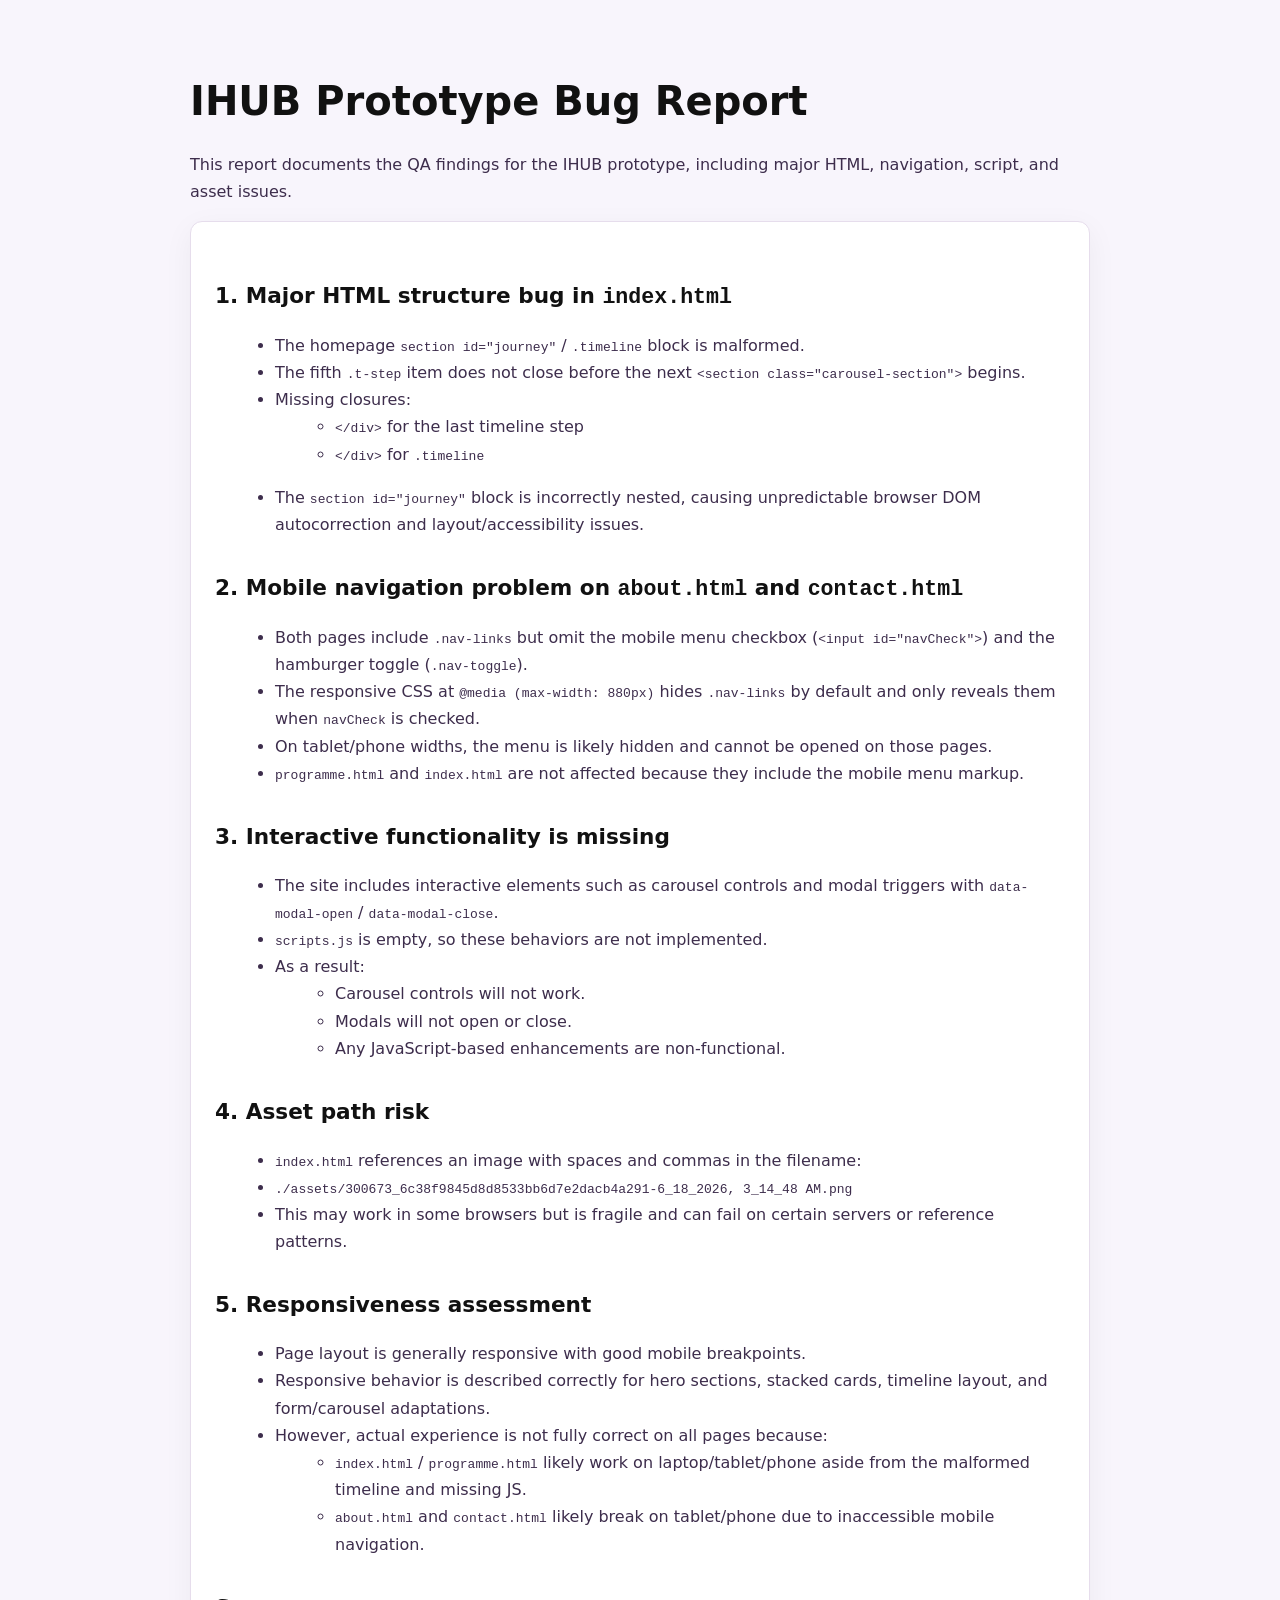
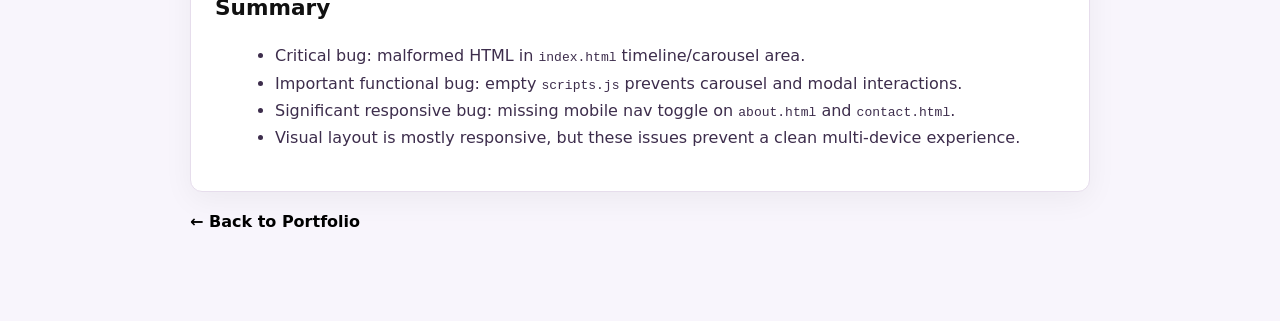
<file: bug-report.html>
<!doctype html>
<html lang="en">
  <head>
    <meta charset="UTF-8" />
    <meta name="viewport" content="width=device-width, initial-scale=1.0" />
    <title>IHUB Prototype Bug Report</title>
    <style>
      body {
        font-family: Inter, system-ui, sans-serif;
        line-height: 1.7;
        color: #1f1f1f;
        background: #f8f5fc;
        margin: 0;
        padding: 0 1rem 3rem;
      }
      .container {
        max-width: 900px;
        margin: 0 auto;
        padding: 2.5rem 0;
      }
      h1,
      h2,
      h3 {
        color: #111111;
      }
      h1 {
        font-size: 2.5rem;
        margin-bottom: 0.75rem;
      }
      h2 {
        font-size: 1.35rem;
        margin-top: 2rem;
        margin-bottom: 0.75rem;
      }
      p,
      li {
        color: #3d2d4c;
      }
      ul {
        margin-left: 1.25rem;
        margin-bottom: 1rem;
      }
      .summary {
        background: #ffffff;
        border: 1px solid #e6ddec;
        border-radius: 12px;
        padding: 1.5rem;
        box-shadow: 0 8px 30px rgba(0, 0, 0, 0.05);
      }
      a {
        color: #000000;
        text-decoration: none;
        font-weight: 700;
      }
      .nav {
        margin-top: 1rem;
      }
    </style>
  </head>
  <body>
    <div class="container">
      <h1>IHUB Prototype Bug Report</h1>
      <p>
        This report documents the QA findings for the IHUB prototype, including
        major HTML, navigation, script, and asset issues.
      </p>

      <section class="summary">
        <h2>1. Major HTML structure bug in <code>index.html</code></h2>
        <ul>
          <li>
            The homepage <code>section id="journey"</code> /
            <code>.timeline</code> block is malformed.
          </li>
          <li>
            The fifth <code>.t-step</code> item does not close before the next
            <code>&lt;section class="carousel-section"&gt;</code> begins.
          </li>
          <li>
            Missing closures:
            <ul>
              <li><code>&lt;/div&gt;</code> for the last timeline step</li>
              <li><code>&lt;/div&gt;</code> for <code>.timeline</code></li>
            </ul>
          </li>
          <li>
            The <code>section id="journey"</code> block is incorrectly nested,
            causing unpredictable browser DOM autocorrection and
            layout/accessibility issues.
          </li>
        </ul>

        <h2>
          2. Mobile navigation problem on <code>about.html</code> and
          <code>contact.html</code>
        </h2>
        <ul>
          <li>
            Both pages include <code>.nav-links</code> but omit the mobile menu
            checkbox (<code>&lt;input id="navCheck"&gt;</code>) and the
            hamburger toggle (<code>.nav-toggle</code>).
          </li>
          <li>
            The responsive CSS at <code>@media (max-width: 880px)</code> hides
            <code>.nav-links</code> by default and only reveals them when
            <code>navCheck</code> is checked.
          </li>
          <li>
            On tablet/phone widths, the menu is likely hidden and cannot be
            opened on those pages.
          </li>
          <li>
            <code>programme.html</code> and <code>index.html</code> are not
            affected because they include the mobile menu markup.
          </li>
        </ul>

        <h2>3. Interactive functionality is missing</h2>
        <ul>
          <li>
            The site includes interactive elements such as carousel controls and
            modal triggers with <code>data-modal-open</code> /
            <code>data-modal-close</code>.
          </li>
          <li>
            <code>scripts.js</code> is empty, so these behaviors are not
            implemented.
          </li>
          <li>
            As a result:
            <ul>
              <li>Carousel controls will not work.</li>
              <li>Modals will not open or close.</li>
              <li>Any JavaScript-based enhancements are non-functional.</li>
            </ul>
          </li>
        </ul>

        <h2>4. Asset path risk</h2>
        <ul>
          <li>
            <code>index.html</code> references an image with spaces and commas
            in the filename:
          </li>
          <li>
            <code
              >./assets/300673_6c38f9845d8d8533bb6d7e2dacb4a291-6_18_2026,
              3_14_48 AM.png</code
            >
          </li>
          <li>
            This may work in some browsers but is fragile and can fail on
            certain servers or reference patterns.
          </li>
        </ul>

        <h2>5. Responsiveness assessment</h2>
        <ul>
          <li>
            Page layout is generally responsive with good mobile breakpoints.
          </li>
          <li>
            Responsive behavior is described correctly for hero sections,
            stacked cards, timeline layout, and form/carousel adaptations.
          </li>
          <li>
            However, actual experience is not fully correct on all pages
            because:
            <ul>
              <li>
                <code>index.html</code> / <code>programme.html</code> likely
                work on laptop/tablet/phone aside from the malformed timeline
                and missing JS.
              </li>
              <li>
                <code>about.html</code> and <code>contact.html</code> likely
                break on tablet/phone due to inaccessible mobile navigation.
              </li>
            </ul>
          </li>
        </ul>

        <h2>Summary</h2>
        <ul>
          <li>
            Critical bug: malformed HTML in
            <code>index.html</code> timeline/carousel area.
          </li>
          <li>
            Important functional bug: empty <code>scripts.js</code> prevents
            carousel and modal interactions.
          </li>
          <li>
            Significant responsive bug: missing mobile nav toggle on
            <code>about.html</code> and <code>contact.html</code>.
          </li>
          <li>
            Visual layout is mostly responsive, but these issues prevent a clean
            multi-device experience.
          </li>
        </ul>
      </section>

      <div class="nav">
        <a href="index.html">← Back to Portfolio</a>
      </div>
    </div>
  </body>
</html>
</file>
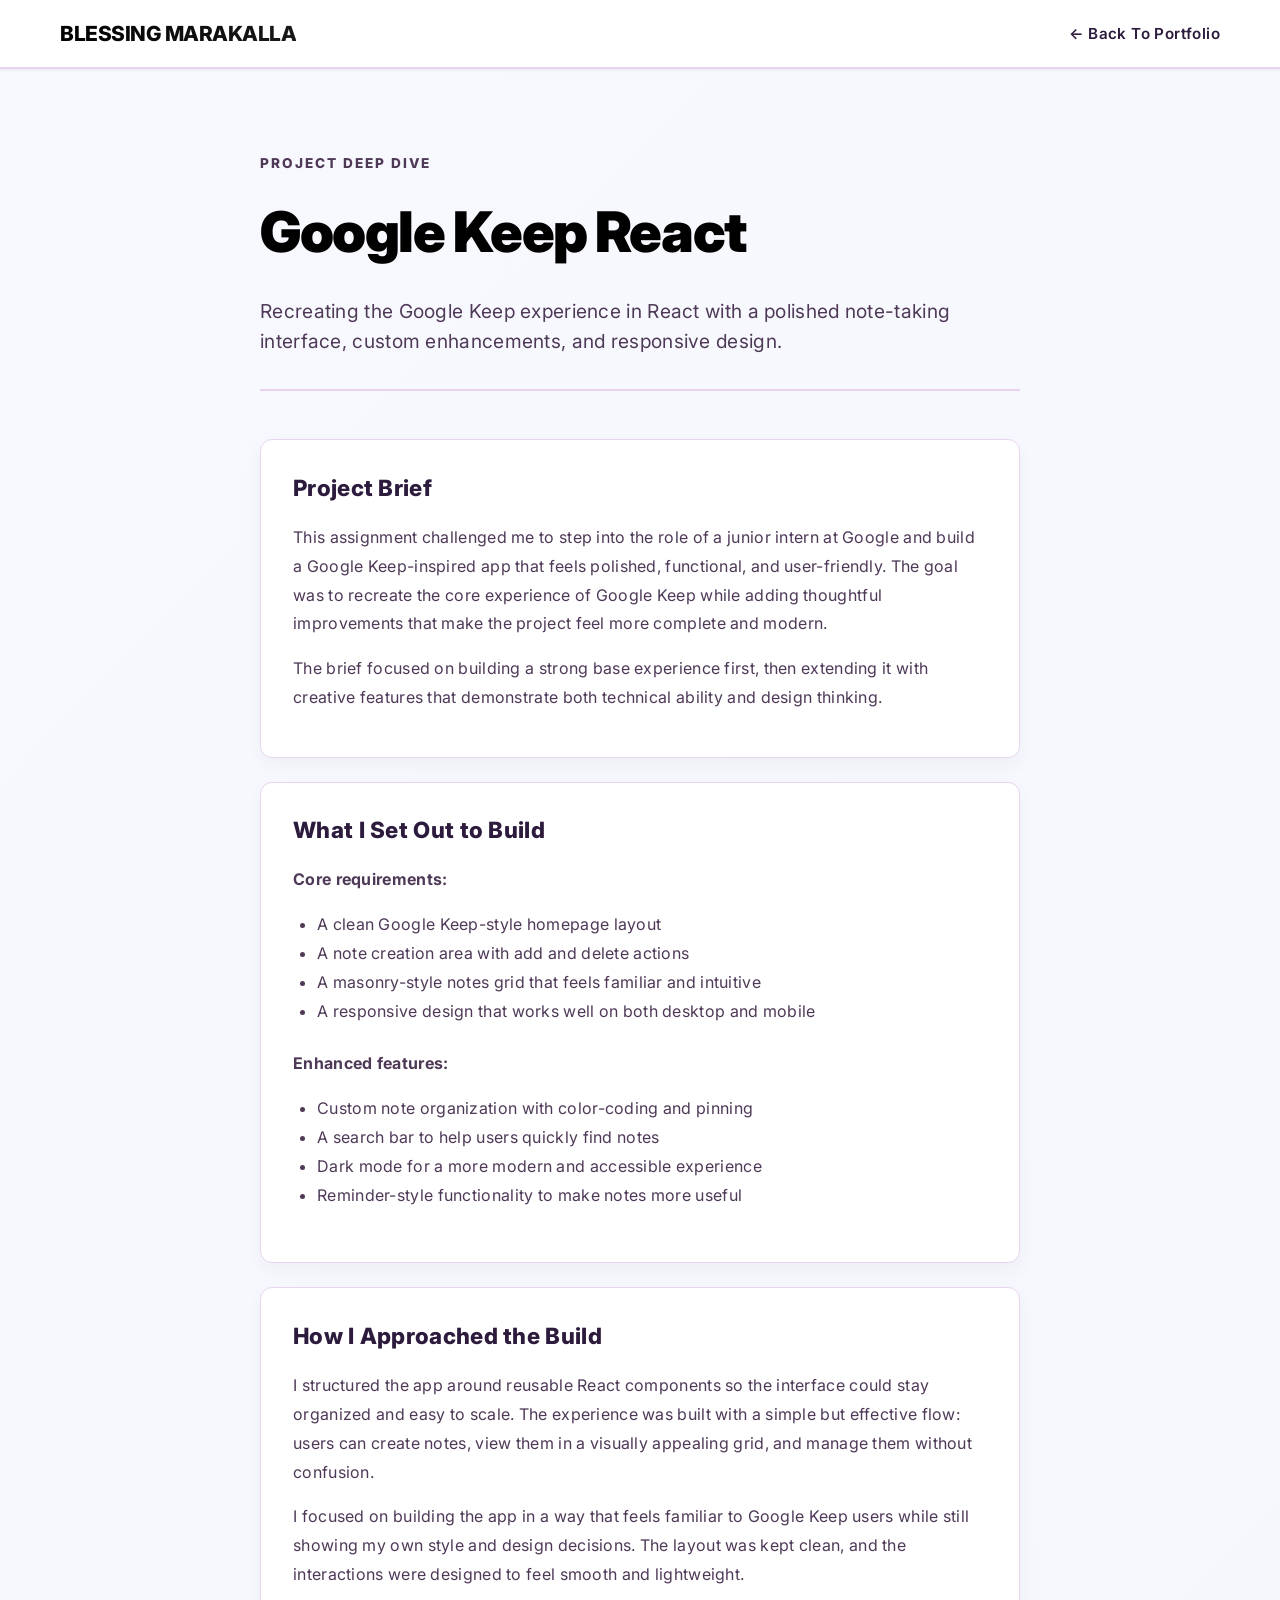
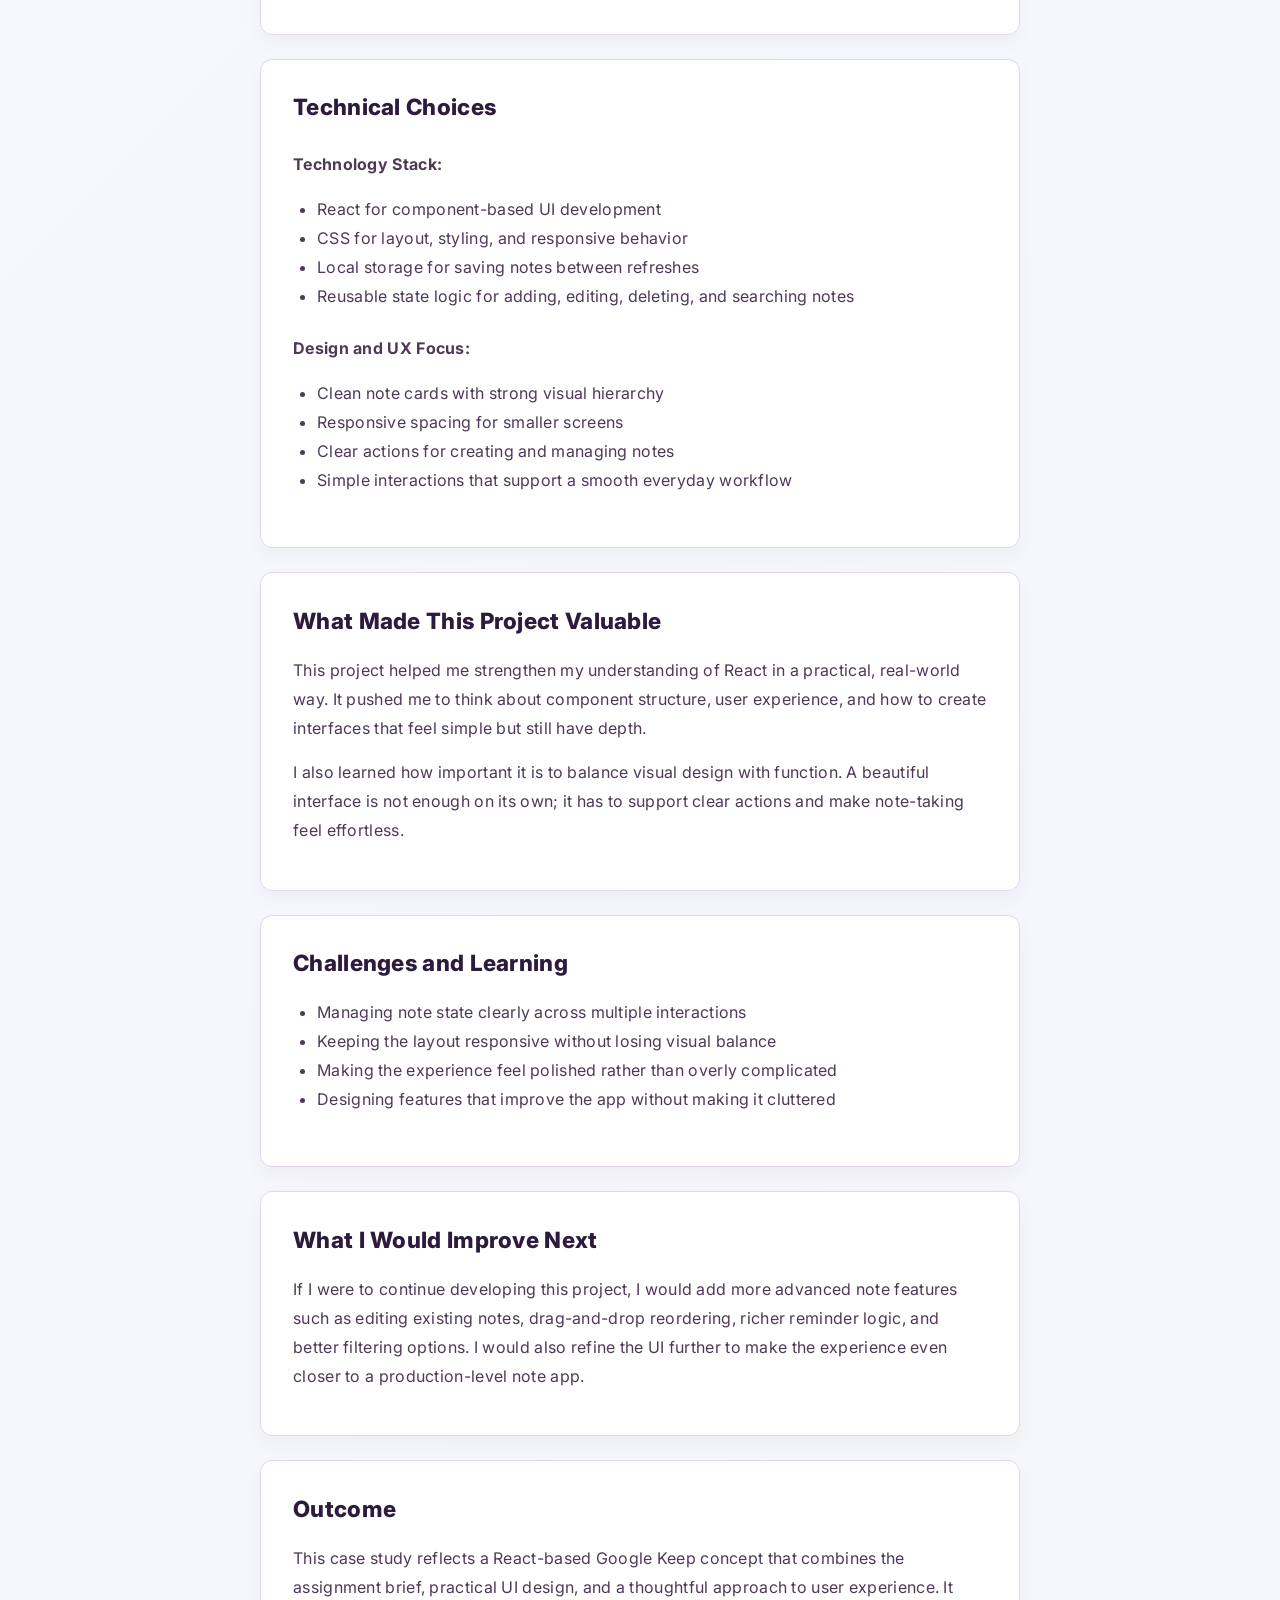
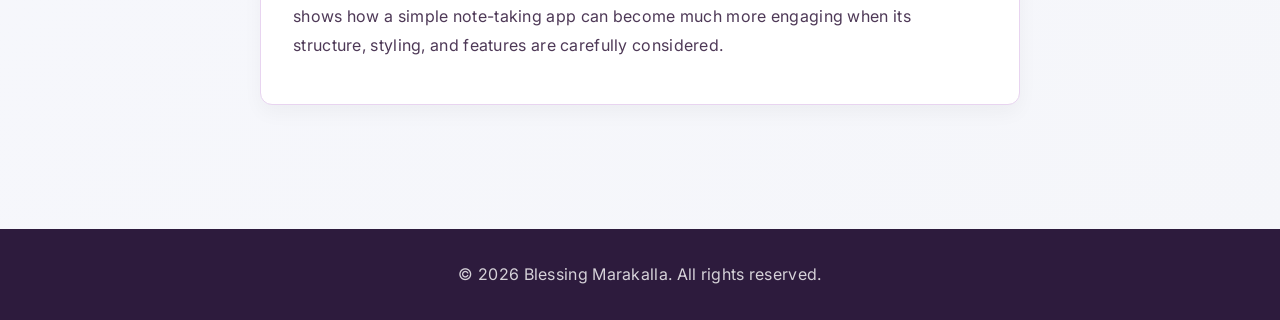
<file: google-keep-react-case-study.html>
<!doctype html>
<html lang="en">
  <head>
    <meta charset="UTF-8" />
    <meta name="viewport" content="width=device-width, initial-scale=1.0" />
    <title>Case Study: Google Keep React - Blessing Marakalla</title>
    <link rel="preconnect" href="https://fonts.googleapis.com" />
    <link rel="preconnect" href="https://fonts.gstatic.com" crossorigin />
    <link
      href="https://fonts.googleapis.com/css2?family=Inter:wght@400;600;700;800;900&display=swap"
      rel="stylesheet"
    />
    <link rel="stylesheet" href="style.css" />
  </head>
  <body class="case-study-page">
    <nav class="navbar">
      <div class="container">
        <div class="logo">Blessing Marakalla</div>
        <ul class="nav-links">
          <li><a href="index.html">&larr; Back To Portfolio</a></li>
        </ul>
      </div>
    </nav>

    <main class="container case-study-container">
      <header class="case-study-header">
        <span class="tagline">Project Deep Dive</span>
        <h1>Google Keep React</h1>
        <p class="subtitle">
          Recreating the Google Keep experience in React with a polished
          note-taking interface, custom enhancements, and responsive design.
        </p>
      </header>

      <section class="case-study-content">
        <div class="cs-block">
          <h2>Project Brief</h2>
          <p>
            This assignment challenged me to step into the role of a junior
            intern at Google and build a Google Keep-inspired app that feels
            polished, functional, and user-friendly. The goal was to recreate
            the core experience of Google Keep while adding thoughtful
            improvements that make the project feel more complete and modern.
          </p>
          <p>
            The brief focused on building a strong base experience first, then
            extending it with creative features that demonstrate both technical
            ability and design thinking.
          </p>
        </div>

        <div class="cs-block">
          <h2>What I Set Out to Build</h2>
          <p><strong>Core requirements:</strong></p>
          <ul class="cs-list">
            <li>A clean Google Keep-style homepage layout</li>
            <li>A note creation area with add and delete actions</li>
            <li>
              A masonry-style notes grid that feels familiar and intuitive
            </li>
            <li>
              A responsive design that works well on both desktop and mobile
            </li>
          </ul>

          <p><strong>Enhanced features:</strong></p>
          <ul class="cs-list">
            <li>Custom note organization with color-coding and pinning</li>
            <li>A search bar to help users quickly find notes</li>
            <li>Dark mode for a more modern and accessible experience</li>
            <li>Reminder-style functionality to make notes more useful</li>
          </ul>
        </div>

        <div class="cs-block">
          <h2>How I Approached the Build</h2>
          <p>
            I structured the app around reusable React components so the
            interface could stay organized and easy to scale. The experience was
            built with a simple but effective flow: users can create notes, view
            them in a visually appealing grid, and manage them without
            confusion.
          </p>
          <p>
            I focused on building the app in a way that feels familiar to Google
            Keep users while still showing my own style and design decisions.
            The layout was kept clean, and the interactions were designed to
            feel smooth and lightweight.
          </p>
        </div>

        <div class="cs-block">
          <h2>Technical Choices</h2>
          <p class="cs-subheading"><strong>Technology Stack:</strong></p>
          <ul class="cs-list">
            <li>React for component-based UI development</li>
            <li>CSS for layout, styling, and responsive behavior</li>
            <li>Local storage for saving notes between refreshes</li>
            <li>
              Reusable state logic for adding, editing, deleting, and searching
              notes
            </li>
          </ul>

          <p class="cs-subheading"><strong>Design and UX Focus:</strong></p>
          <ul class="cs-list">
            <li>Clean note cards with strong visual hierarchy</li>
            <li>Responsive spacing for smaller screens</li>
            <li>Clear actions for creating and managing notes</li>
            <li>Simple interactions that support a smooth everyday workflow</li>
          </ul>
        </div>

        <div class="cs-block">
          <h2>What Made This Project Valuable</h2>
          <p>
            This project helped me strengthen my understanding of React in a
            practical, real-world way. It pushed me to think about component
            structure, user experience, and how to create interfaces that feel
            simple but still have depth.
          </p>
          <p>
            I also learned how important it is to balance visual design with
            function. A beautiful interface is not enough on its own; it has to
            support clear actions and make note-taking feel effortless.
          </p>
        </div>

        <div class="cs-block">
          <h2>Challenges and Learning</h2>
          <ul class="cs-list">
            <li>Managing note state clearly across multiple interactions</li>
            <li>Keeping the layout responsive without losing visual balance</li>
            <li>
              Making the experience feel polished rather than overly complicated
            </li>
            <li>
              Designing features that improve the app without making it
              cluttered
            </li>
          </ul>
        </div>

        <div class="cs-block">
          <h2>What I Would Improve Next</h2>
          <p>
            If I were to continue developing this project, I would add more
            advanced note features such as editing existing notes, drag-and-drop
            reordering, richer reminder logic, and better filtering options. I
            would also refine the UI further to make the experience even closer
            to a production-level note app.
          </p>
        </div>

        <div class="cs-block">
          <h2>Outcome</h2>
          <p>
            This case study reflects a React-based Google Keep concept that
            combines the assignment brief, practical UI design, and a thoughtful
            approach to user experience. It shows how a simple note-taking app
            can become much more engaging when its structure, styling, and
            features are carefully considered.
          </p>
        </div>
      </section>
    </main>

    <footer class="footer">
      <div class="container">
        <p>&copy; 2026 Blessing Marakalla. All rights reserved.</p>
      </div>
    </footer>
  </body>
</html>
</file>
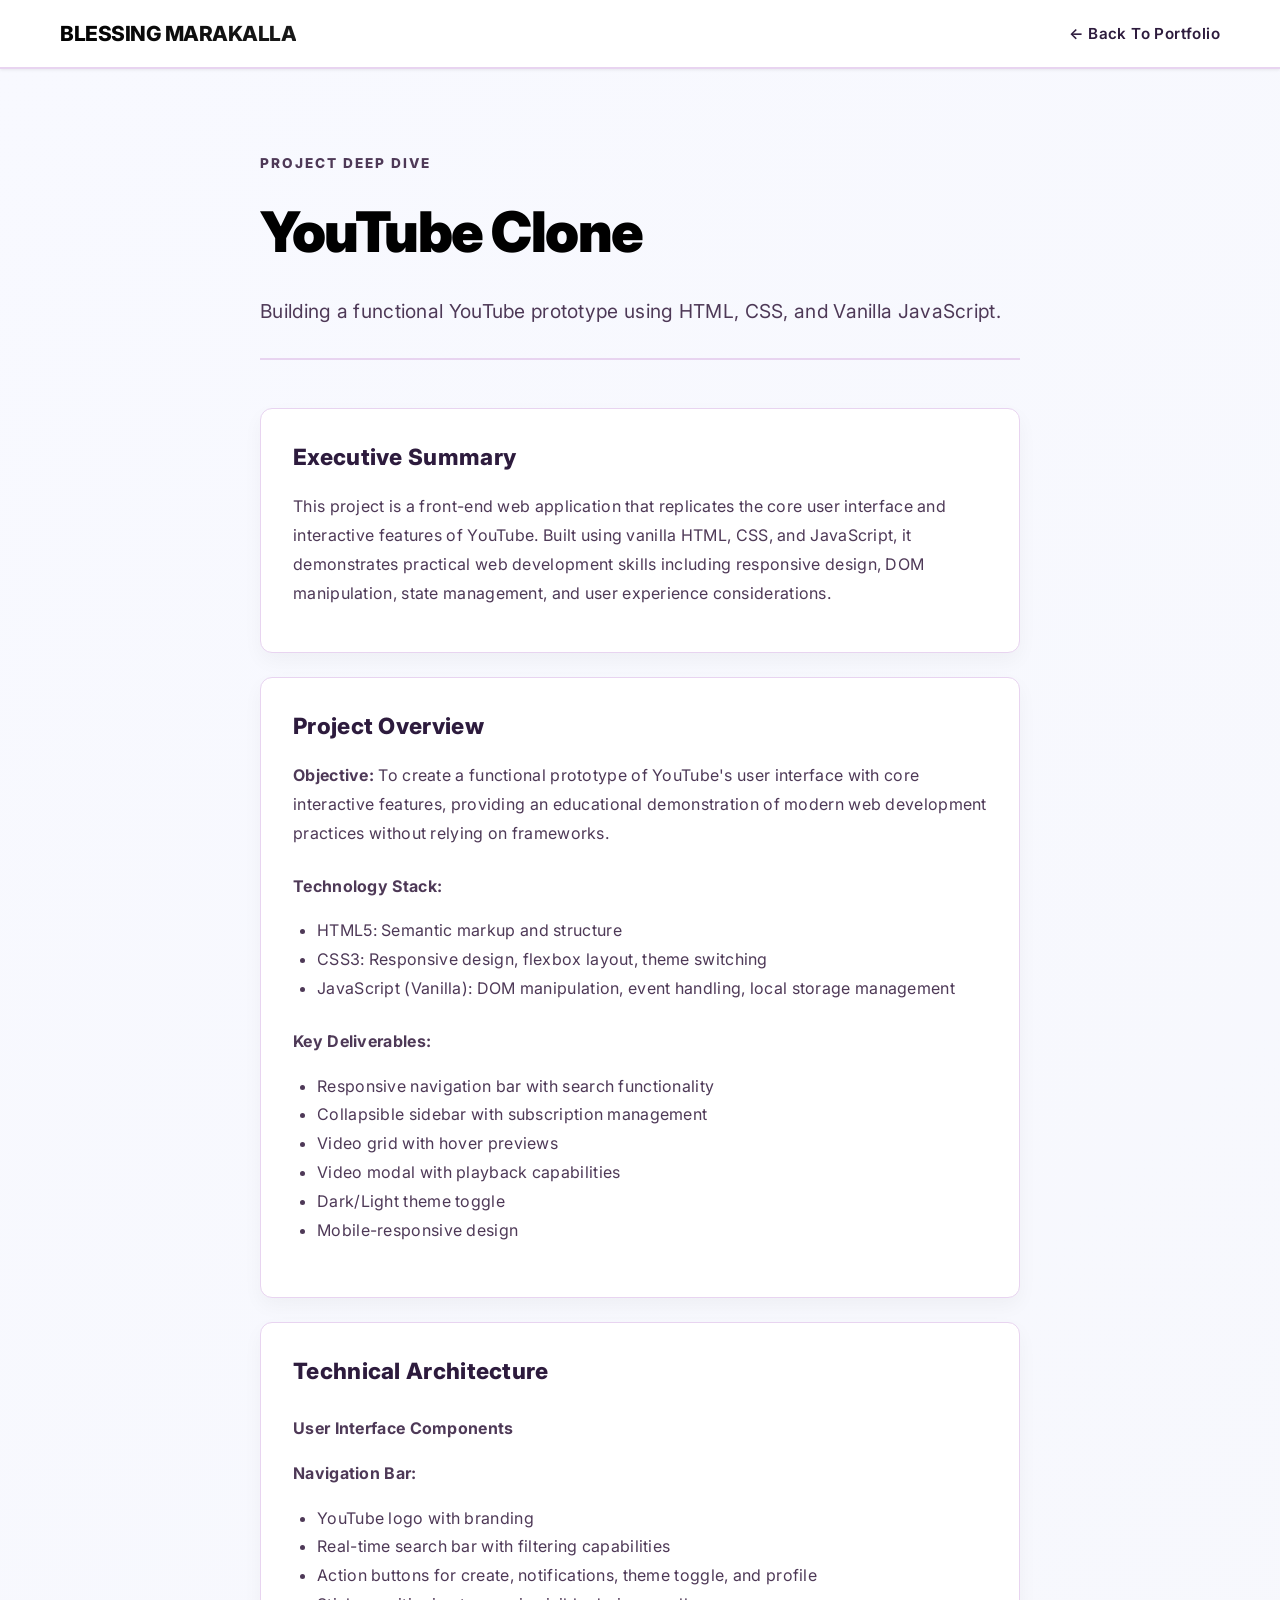
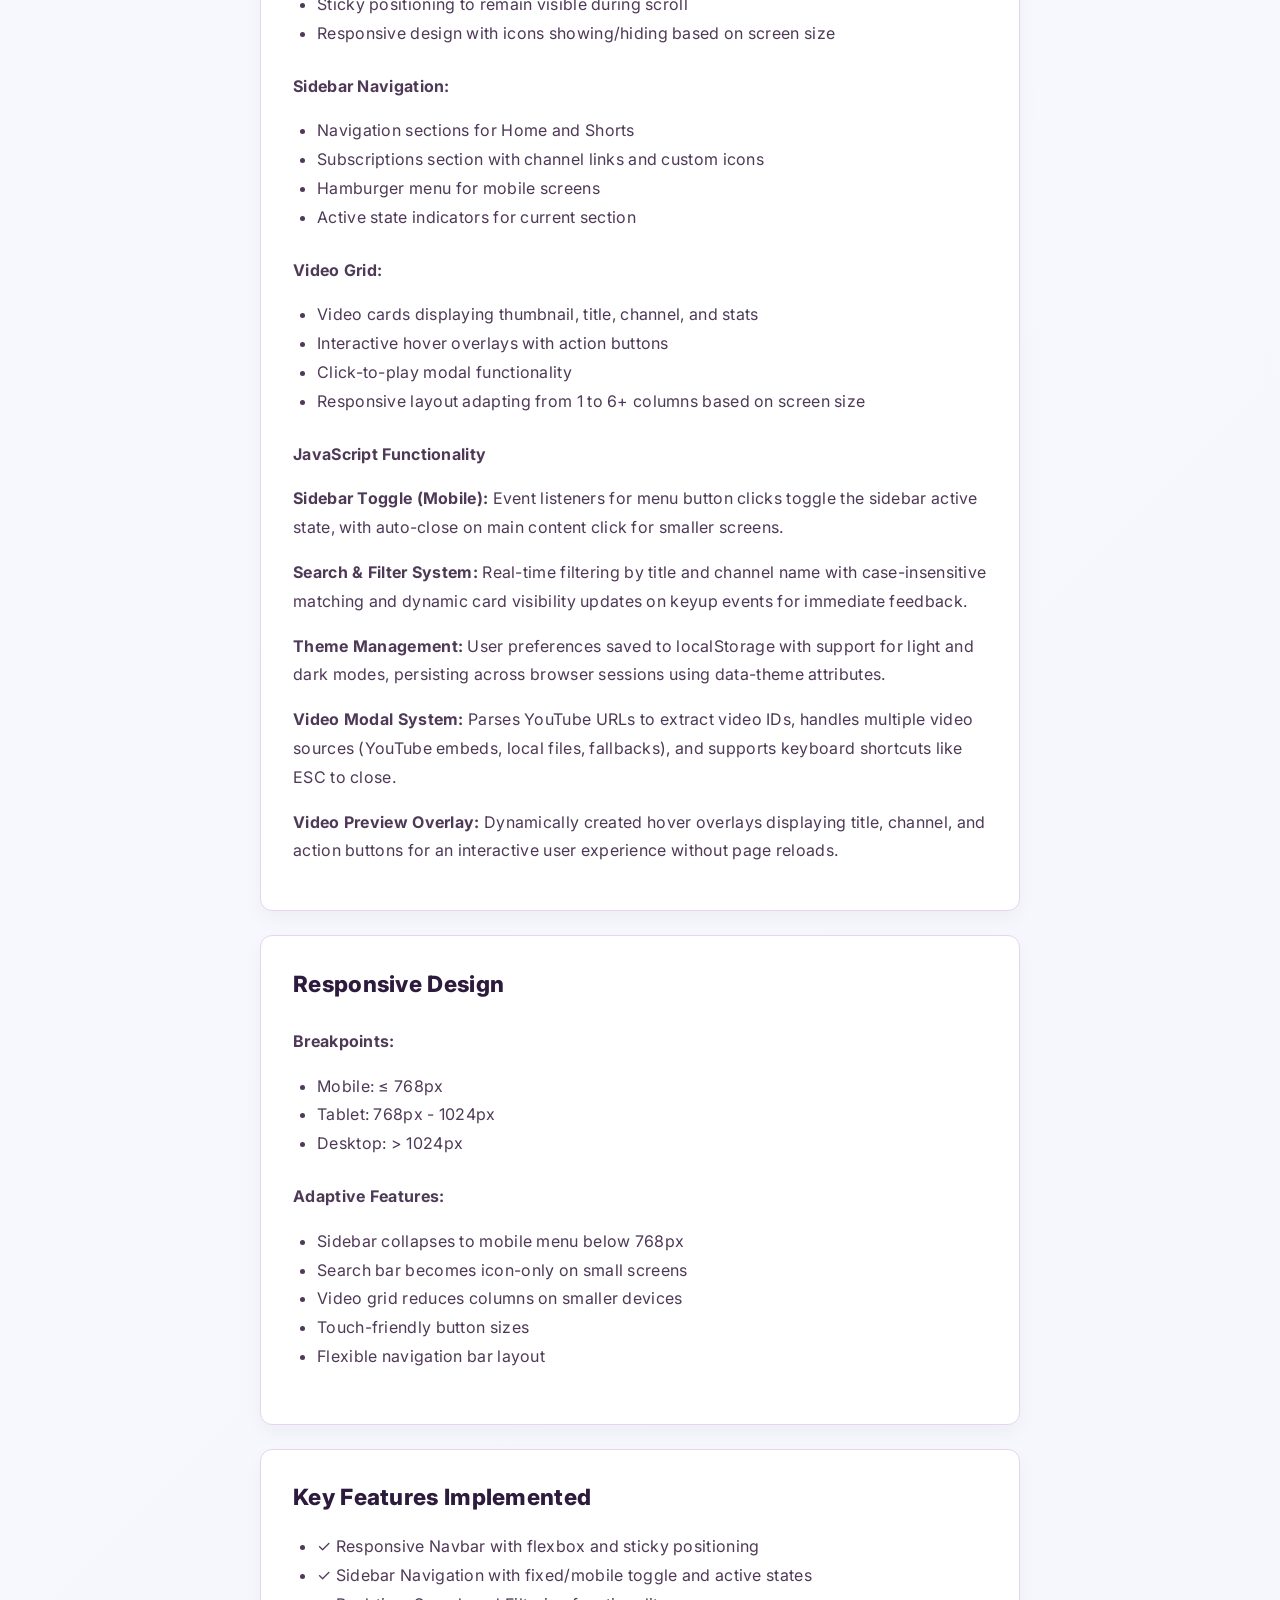
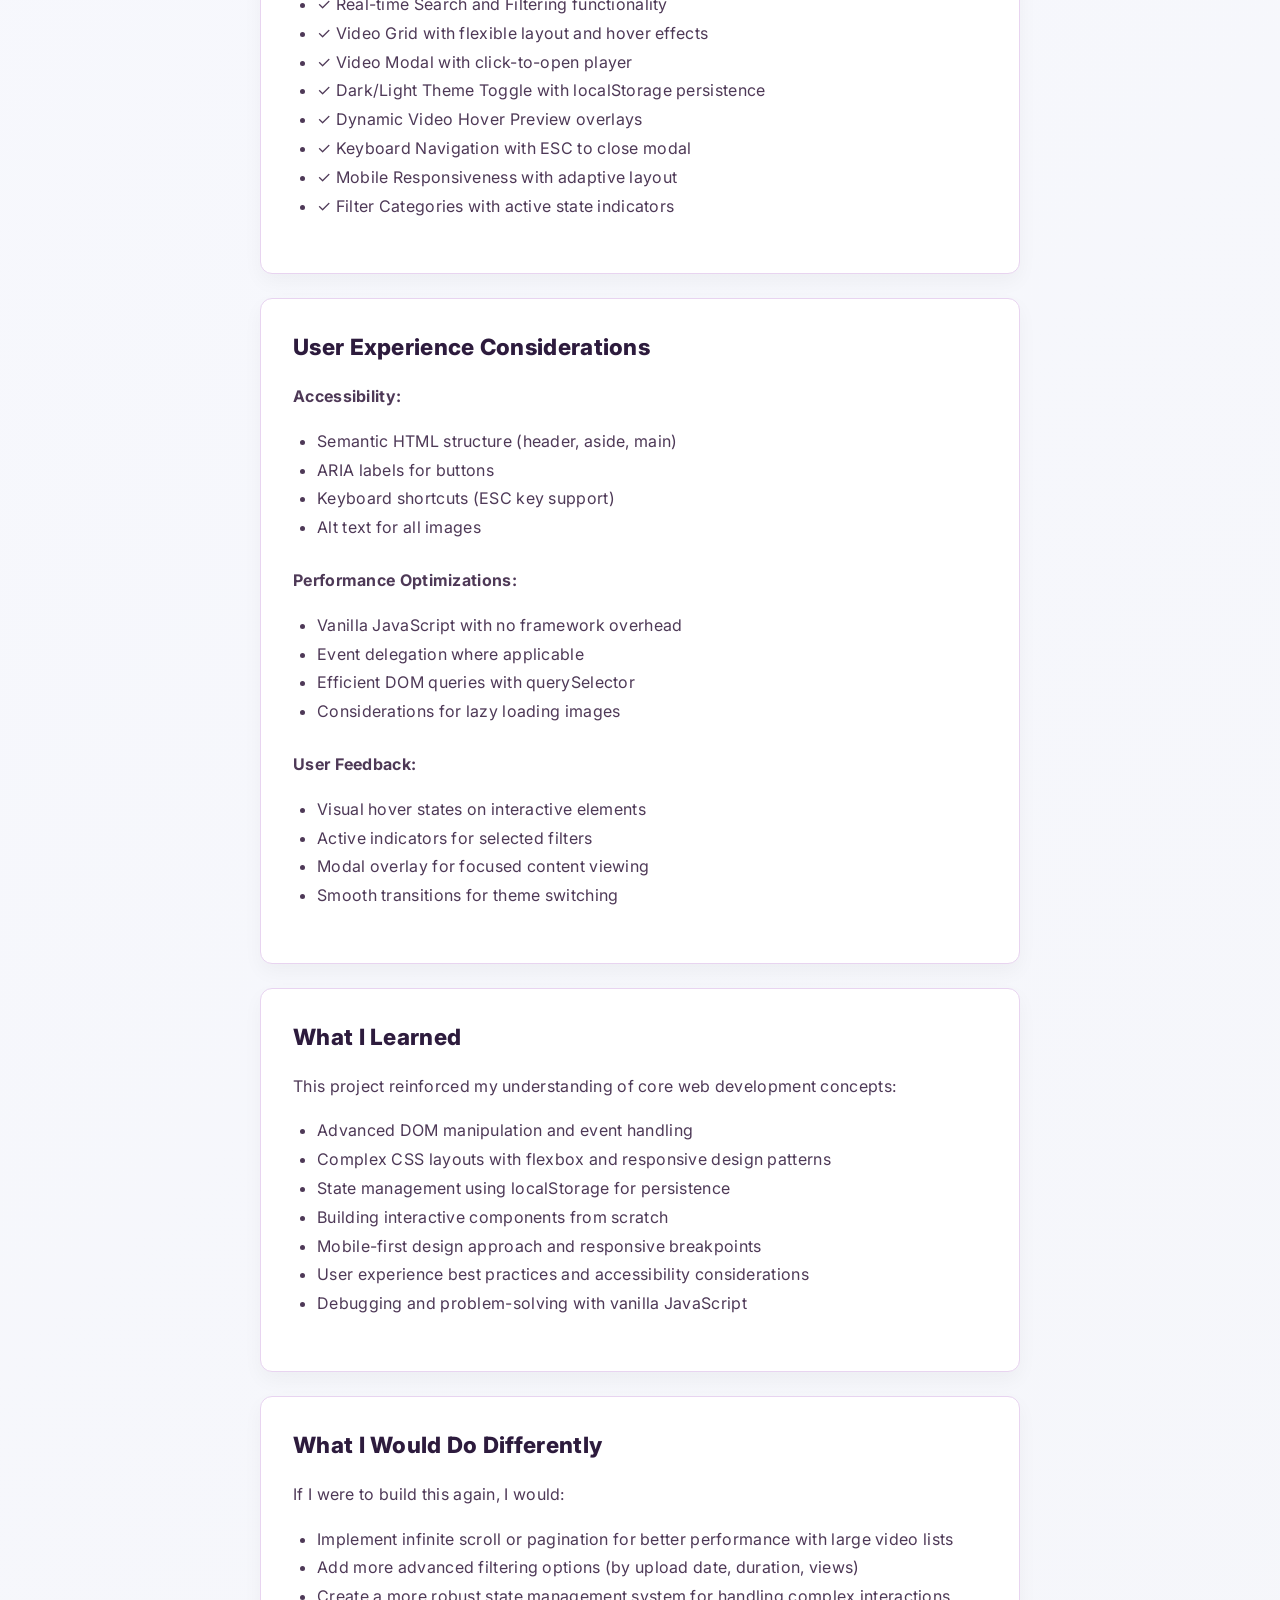
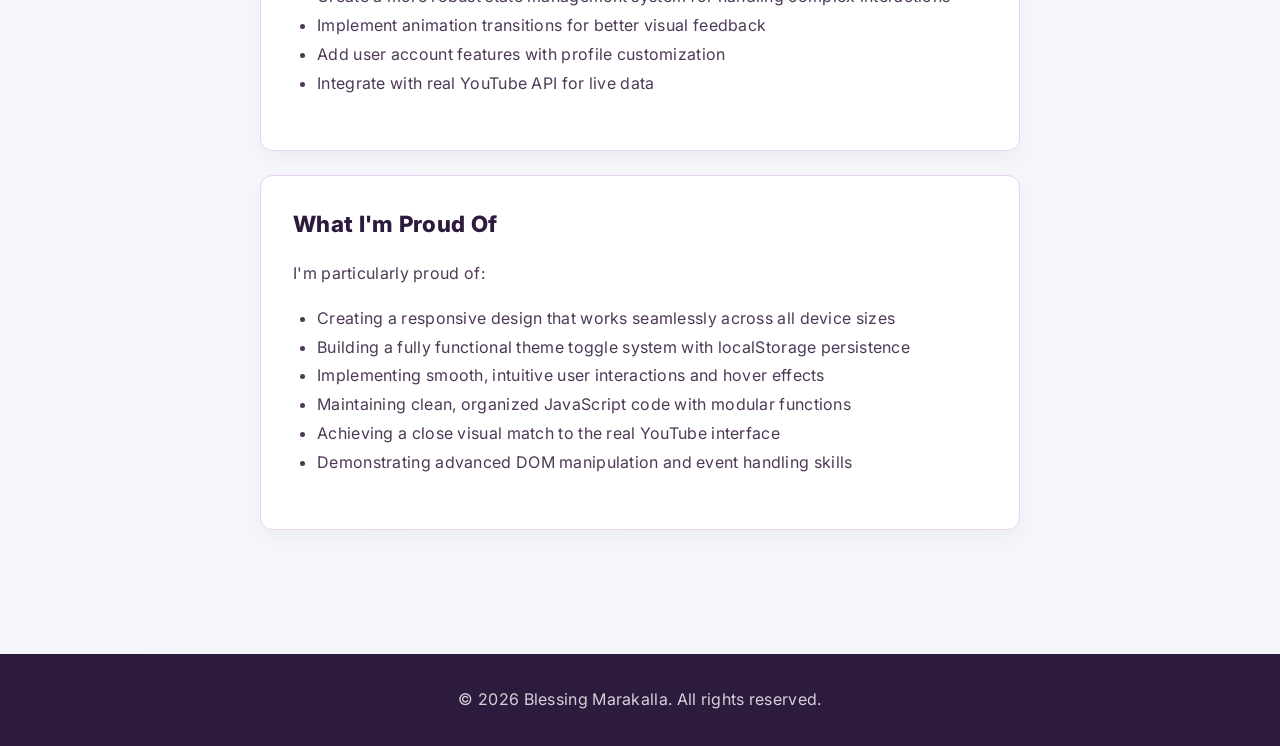
<file: youtube-case-study.html>
<!doctype html>
<html lang="en">
  <head>
    <meta charset="UTF-8" />
    <meta name="viewport" content="width=device-width, initial-scale=1.0" />
    <title>Case Study: YouTube Clone - Blessing Marakalla</title>
    <link rel="preconnect" href="https://fonts.googleapis.com" />
    <link rel="preconnect" href="https://fonts.gstatic.com" crossorigin />
    <link
      href="https://fonts.googleapis.com/css2?family=Inter:wght@400;600;700;800;900&display=swap"
      rel="stylesheet"
    />
    <link rel="stylesheet" href="style.css" />
  </head>
  <body class="case-study-page">
    <nav class="navbar">
      <div class="container">
        <div class="logo">Blessing Marakalla</div>
        <ul class="nav-links">
          <li><a href="index.html">&larr; Back To Portfolio</a></li>
        </ul>
      </div>
    </nav>

    <main class="container case-study-container">
      <header class="case-study-header">
        <span class="tagline">Project Deep Dive</span>
        <h1>YouTube Clone</h1>
        <p class="subtitle">
          Building a functional YouTube prototype using HTML, CSS, and Vanilla JavaScript.
        </p>
      </header>

      <section class="case-study-content">
        <div class="cs-block">
          <h2>Executive Summary</h2>
          <p>
            This project is a front-end web application that replicates the core user interface and interactive features of YouTube. Built using vanilla HTML, CSS, and JavaScript, it demonstrates practical web development skills including responsive design, DOM manipulation, state management, and user experience considerations.
          </p>
        </div>

        <div class="cs-block">
          <h2>Project Overview</h2>
          <p><strong>Objective:</strong> To create a functional prototype of YouTube's user interface with core interactive features, providing an educational demonstration of modern web development practices without relying on frameworks.</p>
          
          <p class="cs-subheading"><strong>Technology Stack:</strong></p>
          <ul class="cs-list">
            <li>HTML5: Semantic markup and structure</li>
            <li>CSS3: Responsive design, flexbox layout, theme switching</li>
            <li>JavaScript (Vanilla): DOM manipulation, event handling, local storage management</li>
          </ul>

          <p class="cs-subheading"><strong>Key Deliverables:</strong></p>
          <ul class="cs-list">
            <li>Responsive navigation bar with search functionality</li>
            <li>Collapsible sidebar with subscription management</li>
            <li>Video grid with hover previews</li>
            <li>Video modal with playback capabilities</li>
            <li>Dark/Light theme toggle</li>
            <li>Mobile-responsive design</li>
          </ul>
        </div>

        <div class="cs-block">
          <h2>Technical Architecture</h2>
          <p class="cs-subheading"><strong>User Interface Components</strong></p>
          
          <p><strong>Navigation Bar:</strong></p>
          <ul class="cs-list">
            <li>YouTube logo with branding</li>
            <li>Real-time search bar with filtering capabilities</li>
            <li>Action buttons for create, notifications, theme toggle, and profile</li>
            <li>Sticky positioning to remain visible during scroll</li>
            <li>Responsive design with icons showing/hiding based on screen size</li>
          </ul>

          <p><strong>Sidebar Navigation:</strong></p>
          <ul class="cs-list">
            <li>Navigation sections for Home and Shorts</li>
            <li>Subscriptions section with channel links and custom icons</li>
            <li>Hamburger menu for mobile screens</li>
            <li>Active state indicators for current section</li>
          </ul>

          <p><strong>Video Grid:</strong></p>
          <ul class="cs-list">
            <li>Video cards displaying thumbnail, title, channel, and stats</li>
            <li>Interactive hover overlays with action buttons</li>
            <li>Click-to-play modal functionality</li>
            <li>Responsive layout adapting from 1 to 6+ columns based on screen size</li>
          </ul>

          <p class="cs-subheading"><strong>JavaScript Functionality</strong></p>
          
          <p><strong>Sidebar Toggle (Mobile):</strong> Event listeners for menu button clicks toggle the sidebar active state, with auto-close on main content click for smaller screens.</p>

          <p><strong>Search & Filter System:</strong> Real-time filtering by title and channel name with case-insensitive matching and dynamic card visibility updates on keyup events for immediate feedback.</p>

          <p><strong>Theme Management:</strong> User preferences saved to localStorage with support for light and dark modes, persisting across browser sessions using data-theme attributes.</p>

          <p><strong>Video Modal System:</strong> Parses YouTube URLs to extract video IDs, handles multiple video sources (YouTube embeds, local files, fallbacks), and supports keyboard shortcuts like ESC to close.</p>

          <p><strong>Video Preview Overlay:</strong> Dynamically created hover overlays displaying title, channel, and action buttons for an interactive user experience without page reloads.</p>
        </div>

        <div class="cs-block">
          <h2>Responsive Design</h2>
          <p class="cs-subheading"><strong>Breakpoints:</strong></p>
          <ul class="cs-list">
            <li>Mobile: ≤ 768px</li>
            <li>Tablet: 768px - 1024px</li>
            <li>Desktop: > 1024px</li>
          </ul>

          <p class="cs-subheading"><strong>Adaptive Features:</strong></p>
          <ul class="cs-list">
            <li>Sidebar collapses to mobile menu below 768px</li>
            <li>Search bar becomes icon-only on small screens</li>
            <li>Video grid reduces columns on smaller devices</li>
            <li>Touch-friendly button sizes</li>
            <li>Flexible navigation bar layout</li>
          </ul>
        </div>

        <div class="cs-block">
          <h2>Key Features Implemented</h2>
          <ul class="cs-list">
            <li>✓ Responsive Navbar with flexbox and sticky positioning</li>
            <li>✓ Sidebar Navigation with fixed/mobile toggle and active states</li>
            <li>✓ Real-time Search and Filtering functionality</li>
            <li>✓ Video Grid with flexible layout and hover effects</li>
            <li>✓ Video Modal with click-to-open player</li>
            <li>✓ Dark/Light Theme Toggle with localStorage persistence</li>
            <li>✓ Dynamic Video Hover Preview overlays</li>
            <li>✓ Keyboard Navigation with ESC to close modal</li>
            <li>✓ Mobile Responsiveness with adaptive layout</li>
            <li>✓ Filter Categories with active state indicators</li>
          </ul>
        </div>

        <div class="cs-block">
          <h2>User Experience Considerations</h2>
          
          <p><strong>Accessibility:</strong></p>
          <ul class="cs-list">
            <li>Semantic HTML structure (header, aside, main)</li>
            <li>ARIA labels for buttons</li>
            <li>Keyboard shortcuts (ESC key support)</li>
            <li>Alt text for all images</li>
          </ul>

          <p><strong>Performance Optimizations:</strong></p>
          <ul class="cs-list">
            <li>Vanilla JavaScript with no framework overhead</li>
            <li>Event delegation where applicable</li>
            <li>Efficient DOM queries with querySelector</li>
            <li>Considerations for lazy loading images</li>
          </ul>

          <p><strong>User Feedback:</strong></p>
          <ul class="cs-list">
            <li>Visual hover states on interactive elements</li>
            <li>Active indicators for selected filters</li>
            <li>Modal overlay for focused content viewing</li>
            <li>Smooth transitions for theme switching</li>
          </ul>
        </div>

        <div class="cs-block">
          <h2>What I Learned</h2>
          <p>
            This project reinforced my understanding of core web development concepts:
          </p>
          <ul class="cs-list">
            <li>Advanced DOM manipulation and event handling</li>
            <li>Complex CSS layouts with flexbox and responsive design patterns</li>
            <li>State management using localStorage for persistence</li>
            <li>Building interactive components from scratch</li>
            <li>Mobile-first design approach and responsive breakpoints</li>
            <li>User experience best practices and accessibility considerations</li>
            <li>Debugging and problem-solving with vanilla JavaScript</li>
          </ul>
        </div>

        <div class="cs-block">
          <h2>What I Would Do Differently</h2>
          <p>
            If I were to build this again, I would:
          </p>
          <ul class="cs-list">
            <li>Implement infinite scroll or pagination for better performance with large video lists</li>
            <li>Add more advanced filtering options (by upload date, duration, views)</li>
            <li>Create a more robust state management system for handling complex interactions</li>
            <li>Implement animation transitions for better visual feedback</li>
            <li>Add user account features with profile customization</li>
            <li>Integrate with real YouTube API for live data</li>
          </ul>
        </div>

        <div class="cs-block">
          <h2>What I'm Proud Of</h2>
          <p>
            I'm particularly proud of:
          </p>
          <ul class="cs-list">
            <li>Creating a responsive design that works seamlessly across all device sizes</li>
            <li>Building a fully functional theme toggle system with localStorage persistence</li>
            <li>Implementing smooth, intuitive user interactions and hover effects</li>
            <li>Maintaining clean, organized JavaScript code with modular functions</li>
            <li>Achieving a close visual match to the real YouTube interface</li>
            <li>Demonstrating advanced DOM manipulation and event handling skills</li>
          </ul>
        </p>
      </section>
    </main>

    <footer class="footer">
      <div class="container">
        <p>&copy; 2026 Blessing Marakalla. All rights reserved.</p>
      </div>
    </footer>
  </body>
</html>
</file>
<file: style.css>
* {
  margin: 0;
  padding: 0;
  box-sizing: border-box;
}

:root {
  --primary-color: #000000;
  --secondary-color: #1a1a1a;
  --accent-color: #000000;
  --text-dark: #2d1b3d;
  --text-light: #4e3957;
  --bg-light: #f8f5fc;
  --bg-white: #ffffff;
  --border-color: #e8d4f0;
  --transition: all 0.3s cubic-bezier(0.4, 0, 0.2, 1);
}

html {
  scroll-behavior: smooth;
}

body {
  font-family:
    "Inter",
    "Segoe UI",
    -apple-system,
    BlinkMacSystemFont,
    sans-serif;
  line-height: 1.7;
  letter-spacing: 0.3px;
  color: var(--text-dark);
  background-color: var(--bg-white);
}

.container {
  max-width: 1200px;
  margin: 0 auto;
  padding: 0 20px;
}

/* ─── NAVBAR ─────────────────────────────────────────────── */

.navbar {
  background-color: var(--bg-white);
  border-bottom: 2px solid var(--border-color);
  box-shadow: 0 1px 3px rgba(0, 0, 0, 0.08);
  position: sticky;
  top: 0;
  z-index: 1000;
}

.navbar .container {
  display: flex;
  justify-content: space-between;
  align-items: center;
  padding: 1rem 20px;
  flex-wrap: wrap;
  gap: 0.5rem;
}

.navbar .logo {
  font-size: 1.3rem;
  font-weight: 800;
  letter-spacing: -0.5px;
  color: var(--primary-color);
  text-transform: uppercase;
  background: linear-gradient(
    135deg,
    var(--primary-color),
    var(--secondary-color)
  );
  -webkit-background-clip: text;
  -webkit-text-fill-color: transparent;
  background-clip: text;
  flex-shrink: 0;
}

/* Hamburger button */
.hamburger {
  display: none;
  flex-direction: column;
  justify-content: center;
  align-items: center;
  gap: 5px;
  width: 40px;
  height: 40px;
  background: none;
  border: none;
  cursor: pointer;
  padding: 4px;
  flex-shrink: 0;
}

.hamburger span {
  display: block;
  width: 24px;
  height: 2px;
  background-color: var(--primary-color);
  transition: var(--transition);
  transform-origin: center;
}

/* Animate to X when active */
.hamburger.active span:nth-child(1) {
  transform: translateY(7px) rotate(45deg);
}
.hamburger.active span:nth-child(2) {
  opacity: 0;
  transform: scaleX(0);
}
.hamburger.active span:nth-child(3) {
  transform: translateY(-7px) rotate(-45deg);
}

.nav-links {
  display: flex;
  list-style: none;
  gap: 2rem;
  align-items: center;
}

.nav-links a {
  text-decoration: none;
  color: var(--text-dark);
  font-weight: 600;
  font-size: 0.95rem;
  letter-spacing: 0.4px;
  position: relative;
  transition: var(--transition);
  white-space: nowrap;
}

.nav-links a::after {
  content: "";
  position: absolute;
  bottom: -4px;
  left: 0;
  width: 0;
  height: 2px;
  background: var(--primary-color);
  transition: width 0.3s ease;
}

.nav-links a:hover {
  color: var(--primary-color);
}

.nav-links a:hover::after {
  width: 100%;
}

/* ─── HERO ───────────────────────────────────────────────── */

.hero {
  background: url(background.jpg) no-repeat center center;
  background-size: cover;
  background-attachment: fixed;
  color: var(--bg-white);
  padding: 120px 20px;
  text-align: center;
  min-height: 60vh;
  display: flex;
  align-items: center;
  justify-content: center;
}

.hero h1 {
  font-size: 3.8rem;
  margin-bottom: 0.8rem;
  font-weight: 900;
  letter-spacing: -1.2px;
  animation: fadeInDown 0.8s ease;
  text-shadow: 2px 2px 8px rgba(0, 0, 0, 0.25);
  line-height: 1.2;
}

.hero .tagline {
  font-size: 1.2rem;
  margin-bottom: 1.2rem;
  opacity: 0.95;
  font-weight: 700;
  letter-spacing: 2px;
  text-transform: uppercase;
}

.hero .description {
  font-size: 1.05rem;
  margin-bottom: 3rem;
  opacity: 0.9;
  line-height: 1.8;
  letter-spacing: 0.4px;
  max-width: 600px;
  margin-left: auto;
  margin-right: auto;
}

.cta-button {
  display: inline-block;
  background-color: var(--accent-color);
  color: var(--bg-white);
  padding: 14px 35px;
  border-radius: 2px;
  text-decoration: none;
  font-weight: 700;
  letter-spacing: 0.8px;
  text-transform: uppercase;
  font-size: 0.9rem;
  transition: var(--transition);
  box-shadow: 0 4px 15px rgba(0, 0, 0, 0.3);
  border: 2px solid var(--accent-color);
}

.cta-button:hover {
  background-color: transparent;
  color: var(--bg-white);
  border-color: var(--bg-white);
  transform: translateY(-3px);
  box-shadow: 0 6px 20px rgba(0, 0, 0, 0.4);
}

/* ─── ABOUT ─────────────────────────────────────────────── */

.about {
  padding: 100px 20px;
  background-color: var(--bg-white);
}

.about h2 {
  font-size: 2.8rem;
  margin-bottom: 3rem;
  text-align: center;
  color: var(--primary-color);
  font-weight: 900;
  letter-spacing: -0.5px;
  position: relative;
  padding-bottom: 1rem;
}

.about h2::after {
  content: "";
  position: absolute;
  bottom: 0;
  left: 50%;
  transform: translateX(-50%);
  width: 60px;
  height: 3px;
  background: linear-gradient(
    90deg,
    var(--primary-color),
    var(--secondary-color)
  );
}

.about p {
  font-size: 1.05rem;
  line-height: 1.9;
  max-width: 700px;
  margin: 0;
  color: var(--text-light);
  letter-spacing: 0.2px;
}

.about-content {
  display: grid;
  grid-template-columns: 280px 1fr;
  align-items: start;
  gap: 2.5rem;
  max-width: 980px;
  margin: 0 auto;
}

.profile-image {
  width: 100%;
  max-width: 280px;
  height: auto;
  aspect-ratio: 4 / 5;
  border-radius: 18px;
  object-fit: cover;
  object-position: center top;
  box-shadow: 0 6px 18px rgba(0, 0, 0, 0.16);
  display: block;
}

/* ─── SKILLS ─────────────────────────────────────────────── */

.skills {
  padding: 100px 20px;
  background-color: var(--bg-light);
}

.skills h2 {
  font-size: 2.8rem;
  margin-bottom: 3.5rem;
  text-align: center;
  color: var(--primary-color);
  font-weight: 900;
  letter-spacing: -0.5px;
  position: relative;
  padding-bottom: 1rem;
}

.skills h2::after {
  content: "";
  position: absolute;
  bottom: 0;
  left: 50%;
  transform: translateX(-50%);
  width: 60px;
  height: 3px;
  background: linear-gradient(
    90deg,
    var(--primary-color),
    var(--secondary-color)
  );
}

.skills-grid {
  display: grid;
  grid-template-columns: repeat(4, 1fr);
  gap: 2rem;
  max-width: 900px;
  margin: 0 auto;
}

.skill-card {
  background-color: var(--bg-white);
  padding: 2.5rem 2rem;
  border-radius: 2px;
  border-left: 4px solid var(--primary-color);
  text-align: center;
  transition: var(--transition);
  box-shadow: 0 2px 8px rgba(0, 0, 0, 0.06);
}

.skill-card:hover {
  transform: translateY(-8px);
  box-shadow: 0 12px 28px rgba(0, 0, 0, 0.18);
  border-left-color: var(--accent-color);
}

.skill-card h3 {
  font-size: 1.5rem;
  margin-bottom: 0.8rem;
  color: var(--primary-color);
  font-weight: 800;
  letter-spacing: 0.3px;
}

.skill-card p {
  color: var(--text-light);
  font-size: 0.95rem;
  letter-spacing: 0.2px;
}

/* ─── PROJECTS ───────────────────────────────────────────── */

.projects {
  padding: 100px 20px;
  background-color: var(--bg-white);
}

.projects h2 {
  font-size: 2.8rem;
  margin-bottom: 3.5rem;
  text-align: center;
  color: var(--primary-color);
  font-weight: 900;
  letter-spacing: -0.5px;
  position: relative;
  padding-bottom: 1rem;
}

.projects h2::after {
  content: "";
  position: absolute;
  bottom: 0;
  left: 50%;
  transform: translateX(-50%);
  width: 60px;
  height: 3px;
  background: linear-gradient(
    90deg,
    var(--primary-color),
    var(--secondary-color)
  );
}

.projects-grid,
.collaborative-grid {
  display: grid;
  grid-template-columns: repeat(auto-fit, minmax(300px, 1fr));
  gap: 2.5rem;
  max-width: 1100px;
  margin: 0 auto;
}

/* ─── COLLABORATIVE ──────────────────────────────────────── */

.collaborative-projects {
  padding: 100px 20px;
  background-color: var(--bg-light);
}

.collaborative-projects h2 {
  font-size: 2.8rem;
  margin-bottom: 3.5rem;
  text-align: center;
  color: var(--primary-color);
  font-weight: 900;
  letter-spacing: -0.5px;
  position: relative;
  padding-bottom: 1rem;
}

.collaborative-projects h2::after {
  content: "";
  position: absolute;
  bottom: 0;
  left: 50%;
  transform: translateX(-50%);
  width: 60px;
  height: 3px;
  background: linear-gradient(
    90deg,
    var(--primary-color),
    var(--secondary-color)
  );
}

/* ─── PROJECT CARD ───────────────────────────────────────── */

.project-card {
  background-color: var(--bg-white);
  border-radius: 0;
  border: 1px solid var(--border-color);
  overflow: hidden;
  box-shadow: 0 2px 8px rgba(0, 0, 0, 0.07);
  transition: var(--transition);
  display: flex;
  flex-direction: column;
}

.project-card:hover {
  transform: translateY(-10px);
  box-shadow: 0 20px 40px rgba(0, 0, 0, 0.2);
  border-color: var(--primary-color);
}

.project-header {
  background: linear-gradient(
    135deg,
    var(--primary-color) 0%,
    var(--secondary-color) 100%
  );
  color: var(--bg-white);
  padding: 1.8rem;
  border-bottom: 2px solid var(--accent-color);
}

.project-header h3 {
  font-size: 1.3rem;
  margin: 0;
  font-weight: 800;
  letter-spacing: 0.2px;
}

.project-preview {
  width: 100%;
  height: 180px;
  overflow: hidden;
  background-color: #ededed;
  border-bottom: 1px solid var(--border-color);
}

.preview-img {
  width: 100%;
  height: 100%;
  object-fit: cover;
  transition: transform 0.5s ease;
}

.project-card:hover .preview-img {
  transform: scale(1.05);
}

.project-card p {
  padding: 1.5rem 1.5rem 0;
  color: var(--text-light);
  flex-grow: 1;
  font-size: 0.95rem;
  line-height: 1.8;
}

.project-tech {
  display: flex;
  flex-wrap: wrap;
  gap: 0.5rem;
  padding: 1.5rem;
}

.tech-tag {
  display: inline-block;
  background-color: transparent;
  color: var(--primary-color);
  padding: 0.4rem 0.9rem;
  border: 1px solid var(--primary-color);
  border-radius: 2px;
  font-size: 0.8rem;
  font-weight: 700;
  letter-spacing: 0.3px;
  text-transform: uppercase;
}

.project-links {
  padding: 0 1.5rem 1.5rem;
  display: flex;
  gap: 0.6rem;
  flex-wrap: wrap;
  align-items: center;
}

.btn-secondary {
  display: inline-block;
  background-color: var(--primary-color);
  color: var(--bg-white);
  padding: 0.8rem 1rem;
  border-radius: 2px;
  text-decoration: none;
  font-size: 0.75rem;
  font-weight: 700;
  letter-spacing: 0.5px;
  text-transform: uppercase;
  transition: var(--transition);
  border: 2px solid var(--primary-color);
  flex: 1 1 auto;
  min-width: 90px;
  text-align: center;
  white-space: nowrap;
}

.btn-secondary:hover {
  background-color: transparent;
  color: var(--primary-color);
  transform: translateX(2px);
}

.project-links .btn-case-study {
  background-color: transparent;
  color: var(--primary-color);
  border: 2px solid var(--primary-color);
}

.project-links .btn-case-study:hover {
  background-color: var(--primary-color);
  color: var(--bg-white);
  transform: translateY(-2px);
}

/* ─── CERTIFICATES ───────────────────────────────────────── */

.certificates {
  padding: 100px 20px;
  background-color: var(--bg-white);
}

.certificates h2 {
  font-size: 2.8rem;
  margin-bottom: 3rem;
  text-align: center;
  color: var(--primary-color);
  font-weight: 900;
  letter-spacing: -0.5px;
  position: relative;
  padding-bottom: 1rem;
}

.certificates h2::after {
  content: "";
  position: absolute;
  bottom: 0;
  left: 50%;
  transform: translateX(-50%);
  width: 60px;
  height: 3px;
  background: linear-gradient(
    90deg,
    var(--primary-color),
    var(--secondary-color)
  );
}

.certificates-grid {
  display: grid;
  grid-template-columns: repeat(auto-fit, minmax(260px, 1fr));
  gap: 2.5rem;
  max-width: 1100px;
  margin: 0 auto;
}

.certificate-card {
  background-color: var(--bg-white);
  border-radius: 0;
  border: 1px solid var(--border-color);
  overflow: hidden;
  box-shadow: 0 2px 8px rgba(0, 0, 0, 0.07);
  transition: var(--transition);
  display: flex;
  flex-direction: column;
}

.certificate-card:hover {
  transform: translateY(-10px);
  box-shadow: 0 20px 40px rgba(0, 0, 0, 0.2);
  border-color: var(--primary-color);
}

.certificate-preview {
  width: 100%;
  height: 220px;
  overflow: hidden;
  background-color: #f5f5f5;
}

.certificate-img {
  width: 100%;
  height: 100%;
  object-fit: cover;
  transition: transform 0.5s ease;
}

.certificate-card:hover .certificate-img {
  transform: scale(1.05);
}

.certificate-card h3 {
  font-size: 1.1rem;
  font-weight: 800;
  color: var(--primary-color);
  padding: 1.5rem 1.5rem 0;
  letter-spacing: 0.2px;
}

.certificate-card p {
  color: var(--text-light);
  padding: 0.8rem 1.5rem 1.5rem;
  font-size: 0.9rem;
  line-height: 1.6;
}

/* ─── CONTACT ────────────────────────────────────────────── */

.contact {
  padding: 100px 20px;
  background-color: var(--bg-light);
  text-align: center;
}

.contact h2 {
  font-size: 2.5rem;
  margin-bottom: 1rem;
  color: var(--primary-color);
  font-weight: 900;
  letter-spacing: -0.5px;
  position: relative;
  padding-bottom: 1.2rem;
}

.contact h2::after {
  content: "";
  position: absolute;
  bottom: 0;
  left: 50%;
  transform: translateX(-50%);
  width: 80px;
  height: 3px;
  background: linear-gradient(
    90deg,
    var(--primary-color),
    var(--secondary-color)
  );
}

.contact > .container > p {
  font-size: 1rem;
  color: var(--text-light);
  margin-bottom: 3rem;
  margin-top: 1.5rem;
  max-width: 650px;
  margin-left: auto;
  margin-right: auto;
  letter-spacing: 0.2px;
}

.contact-links {
  display: grid;
  grid-template-columns: repeat(auto-fit, minmax(220px, 1fr));
  gap: 2rem;
  max-width: 900px;
  margin: 0 auto;
}

.contact-card {
  background-color: var(--bg-white);
  padding: 2rem;
  border-radius: 8px;
  text-decoration: none;
  color: inherit;
  transition: var(--transition);
  box-shadow: 0 4px 6px rgba(0, 0, 0, 0.05);
  border: 1px solid var(--border-color);
}

.contact-card:hover {
  transform: translateY(-5px);
  box-shadow: 0 8px 15px rgba(0, 0, 0, 0.15);
  background-color: #e8e8e8;
}

.contact-card h3 {
  color: var(--primary-color);
  margin-bottom: 0.5rem;
}

.contact-card p {
  color: var(--text-light);
  font-size: 0.95rem;
}

/* ─── CASE STUDY ─────────────────────────────────────────── */

.case-study-page {
  background: linear-gradient(135deg, #f8f9ff 0%, #f5f6fa 100%);
  min-height: 100vh;
}

.case-study-container {
  max-width: 800px;
  padding: 80px 20px 100px;
  margin: 0 auto;
}

.case-study-header {
  margin-bottom: 3rem;
  border-bottom: 2px solid var(--border-color);
  padding-bottom: 2rem;
}

.case-study-header .tagline {
  font-size: 0.85rem;
  color: var(--text-light);
  font-weight: 800;
  text-transform: uppercase;
  letter-spacing: 2px;
}

.case-study-header h1 {
  font-size: 3.5rem;
  font-weight: 900;
  letter-spacing: -1.5px;
  margin: 0.5rem 0 1rem 0;
  color: var(--primary-color);
}

.case-study-header .subtitle {
  font-size: 1.2rem;
  color: var(--text-light);
  line-height: 1.6;
}

.cs-block {
  margin-bottom: 1.5rem;
  padding: 1.8rem 2rem;
  background-color: var(--bg-white);
  border: 1px solid var(--border-color);
  border-radius: 12px;
  box-shadow: 0 8px 20px rgba(0, 0, 0, 0.04);
}

.cs-block h2 {
  font-size: 1.4rem;
  font-weight: 800;
  color: var(--text-dark);
  margin-bottom: 1rem;
  letter-spacing: 0.3px;
}

.cs-block p {
  font-size: 1rem;
  line-height: 1.8;
  color: var(--text-light);
  margin-bottom: 1rem;
}

.cs-subheading {
  font-weight: 700;
  color: var(--text-dark);
  margin-top: 1.5rem;
  margin-bottom: 0.5rem;
}

.cs-list {
  color: var(--text-light);
  margin-left: 1.5rem;
  line-height: 1.8;
  margin-bottom: 1.5rem;
}

.spacer-bottom {
  margin-bottom: 2rem;
}

.highlight-text {
  color: var(--primary-color);
}

/* ─── FOOTER ─────────────────────────────────────────────── */

.footer {
  background-color: var(--text-dark);
  color: var(--bg-white);
  text-align: center;
  padding: 2rem 20px;
}

.footer p {
  margin: 0;
  opacity: 0.8;
}

/* ─── ANIMATIONS ─────────────────────────────────────────── */

@keyframes fadeInDown {
  from {
    opacity: 0;
    transform: translateY(-20px);
  }
  to {
    opacity: 1;
    transform: translateY(0);
  }
}

/* ─── RESPONSIVE: TABLET (≤ 1024px) ─────────────────────── */

@media (max-width: 1024px) {
  .hero h1 {
    font-size: 3rem;
  }

  .about-content {
    grid-template-columns: 220px 1fr;
    gap: 2rem;
  }

  .profile-image {
    max-width: 220px;
  }

  .skills-grid {
    grid-template-columns: repeat(2, 1fr);
  }

  .projects-grid,
  .collaborative-grid {
    grid-template-columns: repeat(2, 1fr);
  }
}

/* ─── RESPONSIVE: MOBILE (≤ 768px) ──────────────────────── */

@media (max-width: 768px) {
  /* Nav: show hamburger, hide links by default */
  .hamburger {
    display: flex;
  }

  .nav-links {
    display: none;
    flex-direction: column;
    width: 100%;
    gap: 0;
    background-color: var(--bg-white);
    border-top: 1px solid var(--border-color);
    padding: 0.5rem 0 1rem;
    /* Reset flex-basis so it takes full width */
    flex-basis: 100%;
    order: 3;
  }

  .nav-links.open {
    display: flex;
  }

  .nav-links li {
    width: 100%;
  }

  .nav-links a {
    display: block;
    padding: 0.75rem 20px;
    font-size: 1rem;
    border-bottom: 1px solid var(--border-color);
  }

  .nav-links a::after {
    display: none;
  }

  /* Hero */
  .hero {
    padding: 80px 20px;
    /* Disable fixed attachment — broken on iOS Safari */
    background-attachment: scroll;
  }

  .hero h1 {
    font-size: 2.2rem;
    letter-spacing: -0.5px;
  }

  .hero .tagline {
    font-size: 1rem;
    letter-spacing: 1.5px;
  }

  .hero .description {
    font-size: 0.95rem;
    margin-bottom: 2rem;
  }

  /* Section headings */
  .about h2,
  .skills h2,
  .projects h2,
  .collaborative-projects h2,
  .certificates h2,
  .contact h2 {
    font-size: 2rem;
  }

  /* About */
  .about {
    padding: 70px 20px;
  }

  .about-content {
    grid-template-columns: 1fr;
    text-align: center;
  }

  .profile-image {
    max-width: 220px;
    margin: 0 auto;
  }

  .about p {
    text-align: left;
    max-width: 100%;
  }

  /* Skills */
  .skills {
    padding: 70px 20px;
  }

  .skills-grid {
    grid-template-columns: repeat(2, 1fr);
    gap: 1.5rem;
  }

  /* Projects */
  .projects,
  .collaborative-projects {
    padding: 70px 20px;
  }

  .projects-grid,
  .collaborative-grid {
    grid-template-columns: 1fr;
    gap: 2rem;
  }

  /* Certificates */
  .certificates {
    padding: 70px 20px;
  }

  .certificates-grid {
    grid-template-columns: repeat(2, 1fr);
    gap: 1.5rem;
  }

  .certificate-preview {
    height: 160px;
  }

  /* Contact */
  .contact {
    padding: 70px 20px;
  }

  .contact-links {
    grid-template-columns: 1fr;
  }

  /* Case study */
  .case-study-header h1 {
    font-size: 2.2rem;
  }

  .cs-block {
    padding: 1.4rem 1.2rem;
  }
}

/* ─── RESPONSIVE: SMALL MOBILE (≤ 480px) ────────────────── */

@media (max-width: 480px) {
  .hero h1 {
    font-size: 1.8rem;
  }

  .hero .tagline {
    font-size: 0.9rem;
    letter-spacing: 1px;
  }

  .about h2,
  .skills h2,
  .projects h2,
  .collaborative-projects h2,
  .certificates h2,
  .contact h2 {
    font-size: 1.7rem;
  }

  .skills-grid {
    grid-template-columns: 1fr;
  }

  .certificates-grid {
    grid-template-columns: 1fr;
  }

  .project-links .btn-secondary {
    flex: 1 1 100%;
  }

  .cta-button {
    padding: 12px 24px;
    font-size: 0.85rem;
  }

  .navbar .logo {
    font-size: 1.1rem;
  }

  .case-study-header h1 {
    font-size: 1.8rem;
  }
}

/* ─── RESPONSIVE: VERY SMALL (≤ 360px) ──────────────────── */

@media (max-width: 360px) {
  .hero h1 {
    font-size: 1.5rem;
  }

  .container {
    padding: 0 14px;
  }

  .project-header h3 {
    font-size: 1.1rem;
  }
}
</file>
